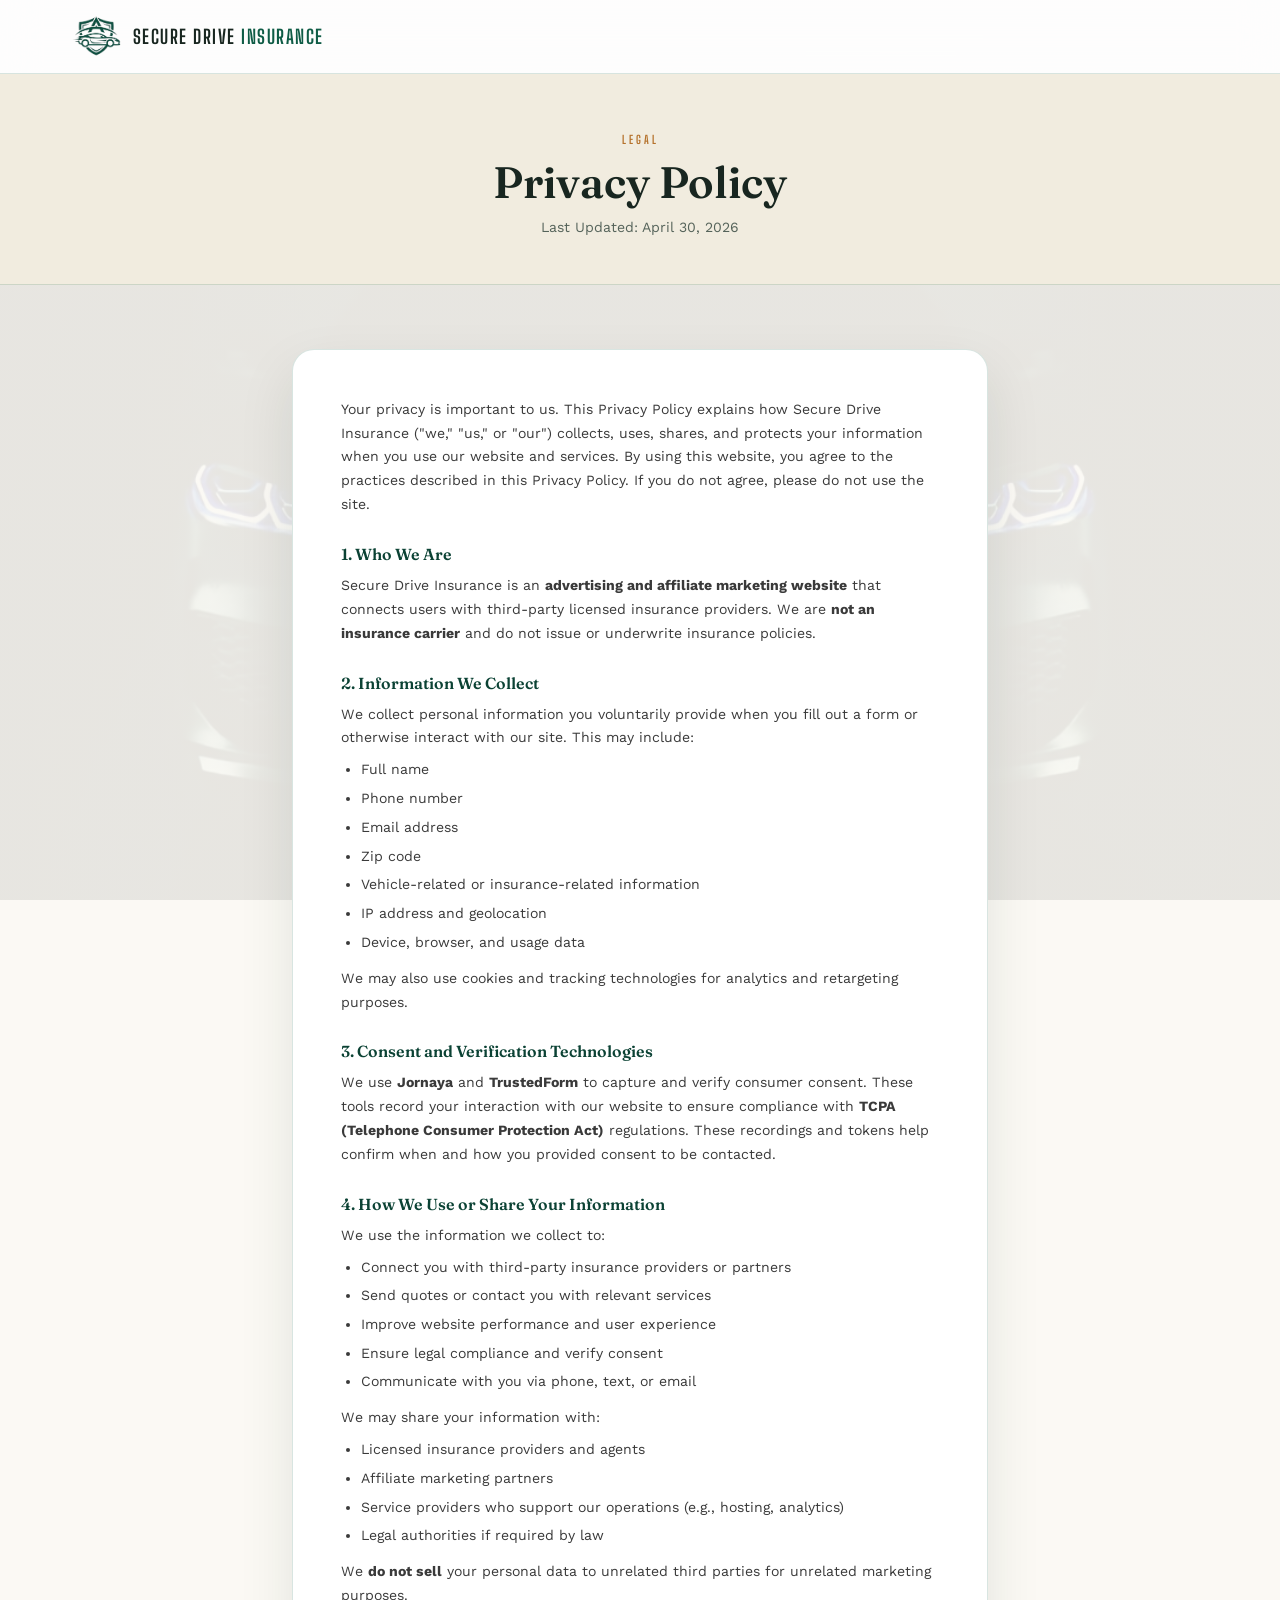
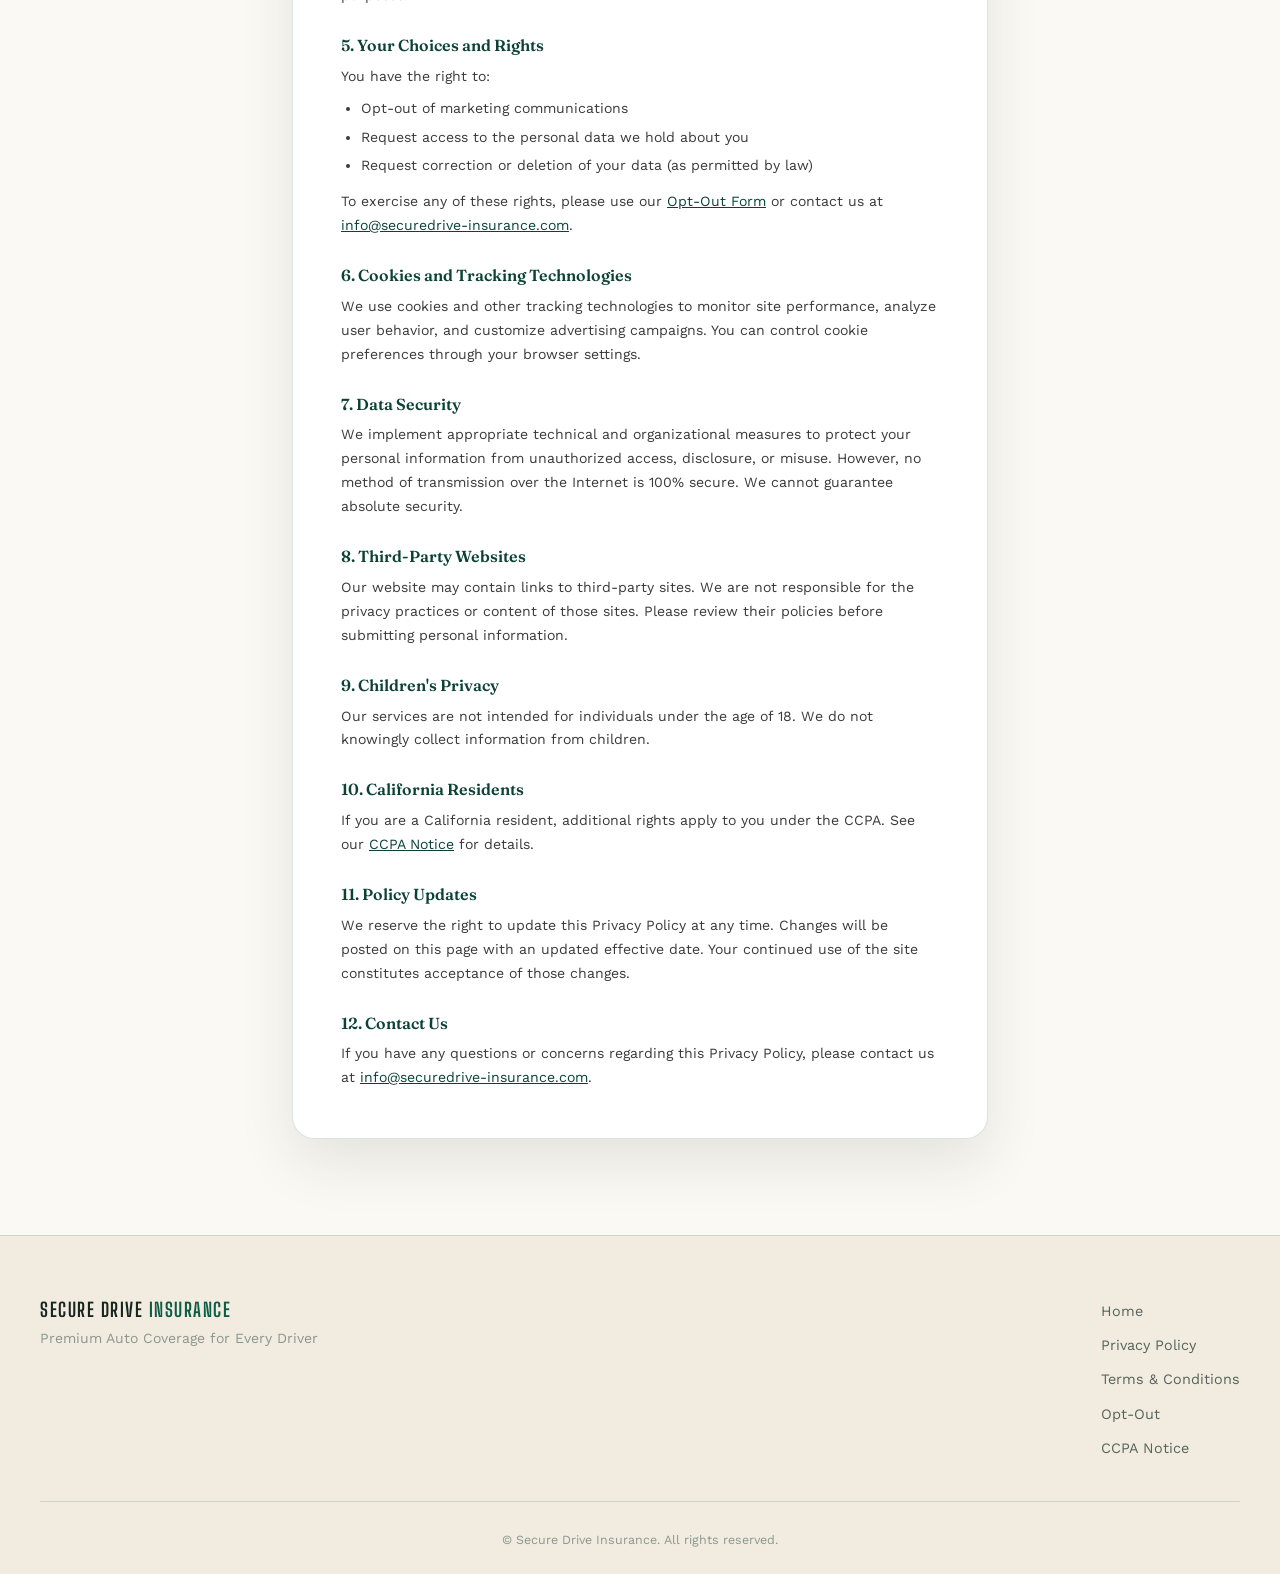
<file: privacy/index.html>
<!DOCTYPE html>
<html lang="en">
    <head>
        <meta charset="UTF-8" />
        <meta name="viewport" content="width=device-width, initial-scale=1.0" />
        <meta name="robots" content="noindex, follow" />
        <meta property="og:title" content="Privacy Policy | Secure Drive Insurance" />
        <meta property="og:url" content="https://securedrive-insurance.com/privacy" />
        <title>Privacy Policy | Secure Drive Insurance</title>
        <link rel="icon" type="image/png" href="/images/logo.png" />
        <link rel="preconnect" href="https://fonts.googleapis.com" />
        <link rel="preconnect" href="https://fonts.gstatic.com" crossorigin />
        <link href="https://fonts.googleapis.com/css2?family=Fraunces:ital,opsz,wght@0,9..144,400;0,9..144,600;0,9..144,700;1,9..144,500&family=Big+Shoulders+Display:wght@600;700;800&family=Work+Sans:wght@300;400;500;600;700&display=swap" rel="stylesheet" />
        <link rel="stylesheet" href="/style.css" />
    </head>
    <body>

        <nav class="navbar">
            <div class="nav-inner">
                <div class="nav-brand">
                    <a href="/" style="display:flex; align-items:center; gap:12px; text-decoration:none;">
                        <img src="/images/logo.png" alt="SecureDrive Logo" class="nav-logo-img" />
                        <div class="logo">SECURE DRIVE<span> INSURANCE</span></div>
                    </a>
                </div>
            </div>
        </nav>

        <main>

            <section class="legal-hero">
                <div class="section-label">Legal</div>
                <h1>Privacy Policy</h1>
                <p>Last Updated: April 30, 2026</p>
            </section>

            <section class="legal-page-section">
                <div class="legal-card">
                    <p>Your privacy is important to us. This Privacy Policy explains how Secure Drive Insurance ("we," "us," or "our") collects, uses, shares, and protects your information when you use our website and services. By using this website, you agree to the practices described in this Privacy Policy. If you do not agree, please do not use the site.</p>

                    <h3>1. Who We Are</h3>
                    <p>Secure Drive Insurance is an <strong>advertising and affiliate marketing website</strong> that connects users with third-party licensed insurance providers. We are <strong>not an insurance carrier</strong> and do not issue or underwrite insurance policies.</p>

                    <h3>2. Information We Collect</h3>
                    <p>We collect personal information you voluntarily provide when you fill out a form or otherwise interact with our site. This may include:</p>
                    <ul>
                        <li>Full name</li>
                        <li>Phone number</li>
                        <li>Email address</li>
                        <li>Zip code</li>
                        <li>Vehicle-related or insurance-related information</li>
                        <li>IP address and geolocation</li>
                        <li>Device, browser, and usage data</li>
                    </ul>
                    <p>We may also use cookies and tracking technologies for analytics and retargeting purposes.</p>

                    <h3>3. Consent and Verification Technologies</h3>
                    <p>We use <strong>Jornaya</strong> and <strong>TrustedForm</strong> to capture and verify consumer consent. These tools record your interaction with our website to ensure compliance with <strong>TCPA (Telephone Consumer Protection Act)</strong> regulations. These recordings and tokens help confirm when and how you provided consent to be contacted.</p>

                    <h3>4. How We Use or Share Your Information</h3>
                    <p>We use the information we collect to:</p>
                    <ul>
                        <li>Connect you with third-party insurance providers or partners</li>
                        <li>Send quotes or contact you with relevant services</li>
                        <li>Improve website performance and user experience</li>
                        <li>Ensure legal compliance and verify consent</li>
                        <li>Communicate with you via phone, text, or email</li>
                    </ul>
                    <p>We may share your information with:</p>
                    <ul>
                        <li>Licensed insurance providers and agents</li>
                        <li>Affiliate marketing partners</li>
                        <li>Service providers who support our operations (e.g., hosting, analytics)</li>
                        <li>Legal authorities if required by law</li>
                    </ul>
                    <p>We <strong>do not sell</strong> your personal data to unrelated third parties for unrelated marketing purposes.</p>

                    <h3>5. Your Choices and Rights</h3>
                    <p>You have the right to:</p>
                    <ul>
                        <li>Opt-out of marketing communications</li>
                        <li>Request access to the personal data we hold about you</li>
                        <li>Request correction or deletion of your data (as permitted by law)</li>
                    </ul>
                    <p>To exercise any of these rights, please use our <a href="#optout">Opt-Out Form</a> or contact us at <a href="mailto:info@securedrive-insurance.com">info@securedrive-insurance.com</a>.</p>

                    <h3>6. Cookies and Tracking Technologies</h3>
                    <p>We use cookies and other tracking technologies to monitor site performance, analyze user behavior, and customize advertising campaigns. You can control cookie preferences through your browser settings.</p>

                    <h3>7. Data Security</h3>
                    <p>We implement appropriate technical and organizational measures to protect your personal information from unauthorized access, disclosure, or misuse. However, no method of transmission over the Internet is 100% secure. We cannot guarantee absolute security.</p>

                    <h3>8. Third-Party Websites</h3>
                    <p>Our website may contain links to third-party sites. We are not responsible for the privacy practices or content of those sites. Please review their policies before submitting personal information.</p>

                    <h3>9. Children's Privacy</h3>
                    <p>Our services are not intended for individuals under the age of 18. We do not knowingly collect information from children.</p>

                    <h3>10. California Residents</h3>
                    <p>If you are a California resident, additional rights apply to you under the CCPA. See our <a href="#ccpa">CCPA Notice</a> for details.</p>

                    <h3>11. Policy Updates</h3>
                    <p>We reserve the right to update this Privacy Policy at any time. Changes will be posted on this page with an updated effective date. Your continued use of the site constitutes acceptance of those changes.</p>

                    <h3>12. Contact Us</h3>
                    <p>If you have any questions or concerns regarding this Privacy Policy, please contact us at <a href="mailto:info@securedrive-insurance.com">info@securedrive-insurance.com</a>.</p>
                </div>
            </section>

        </main>

        <footer class="main-footer">
            <div class="footer-container">
                <div class="footer-brand">
                    <div class="logo">SECURE DRIVE<span> INSURANCE</span></div>
                    <p>Premium Auto Coverage for Every Driver</p>
                </div>
                <div class="footer-links">
                    <a href="/#Home">Home</a>
                    <a href="/privacy">Privacy Policy</a>
                    <a href="/terms">Terms &amp; Conditions</a>
                    <a href="#optout">Opt-Out</a>
                    <a href="#ccpa">CCPA Notice</a>
                </div>
            </div>
            <div class="footer-bottom">
                <p>&copy; Secure Drive Insurance. All rights reserved. </p>
            </div>
        </footer>

        <div id="legalModal" class="modal">
            <div class="modal-content">
                <span class="close-btn">&times;</span>
                <div id="modalBody"></div>
            </div>
        </div>

        <script src="/script.js"></script>
    </body>
</html>
</file>
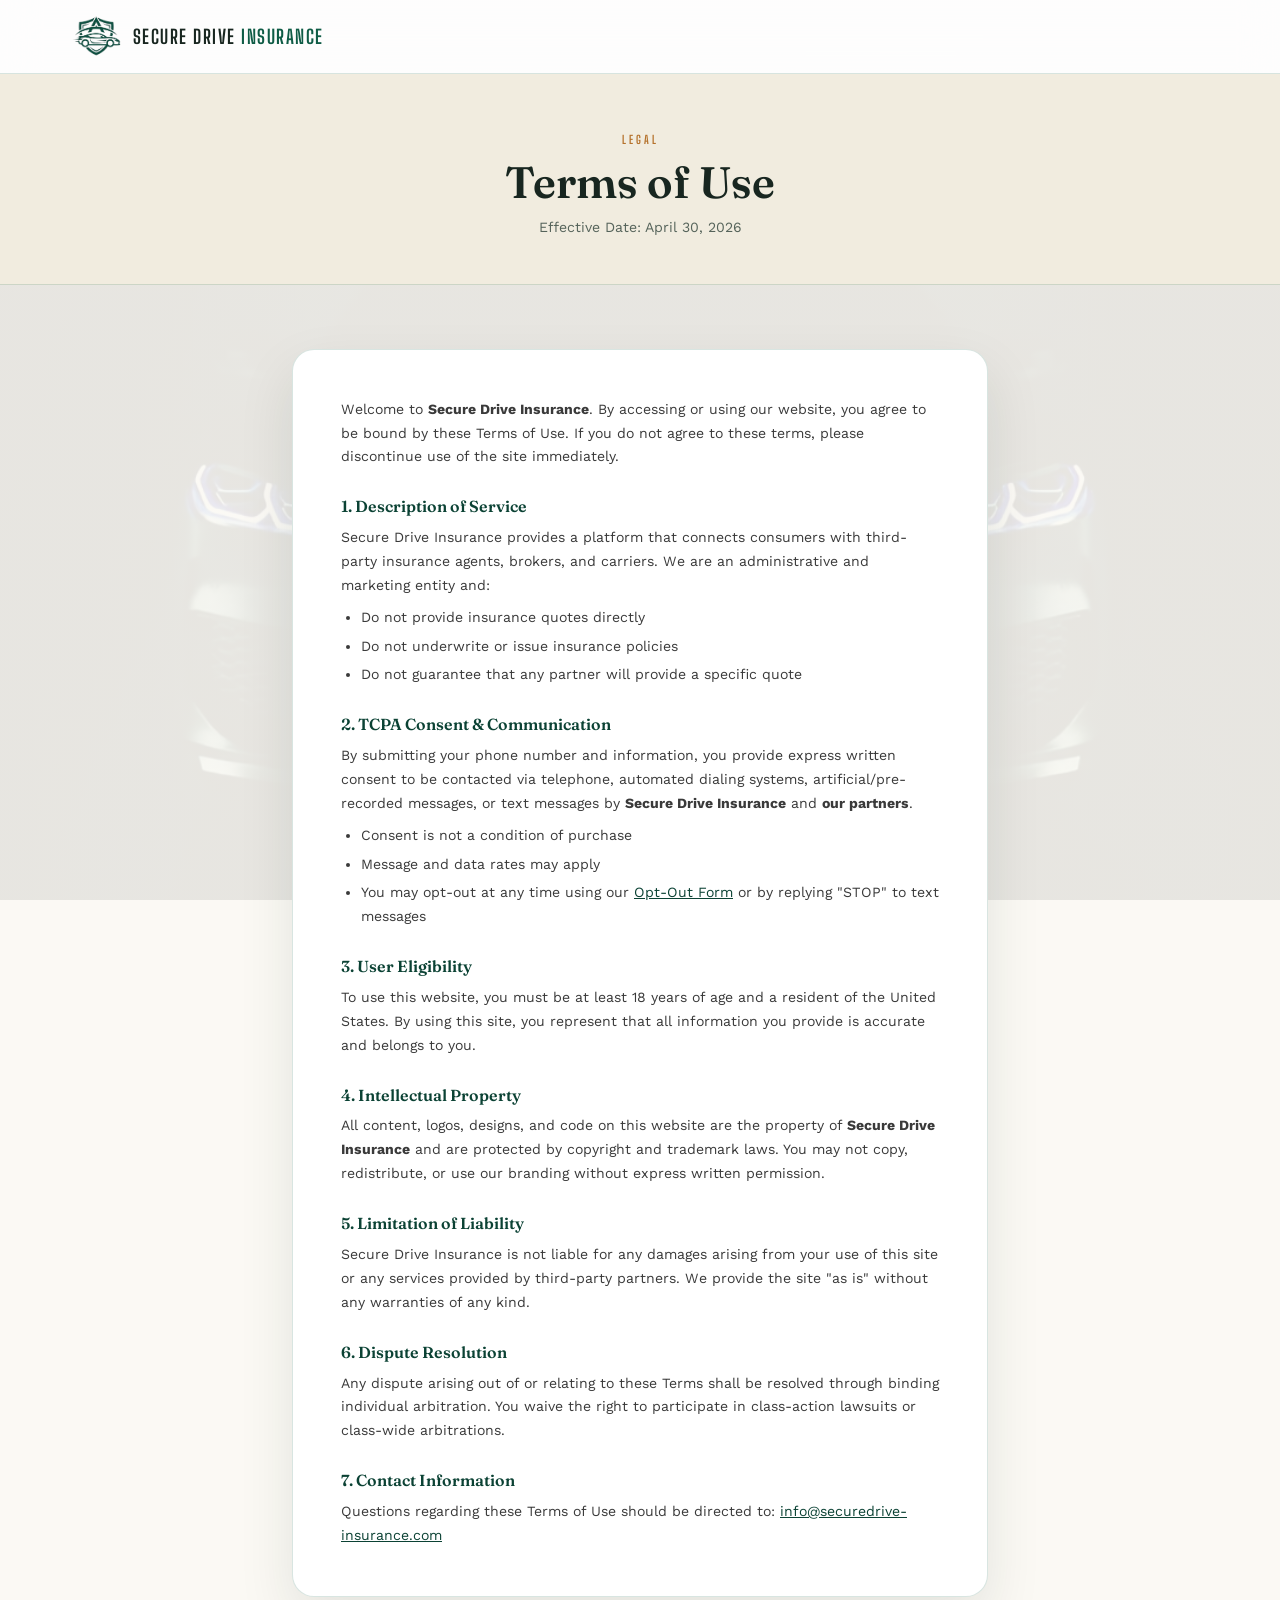
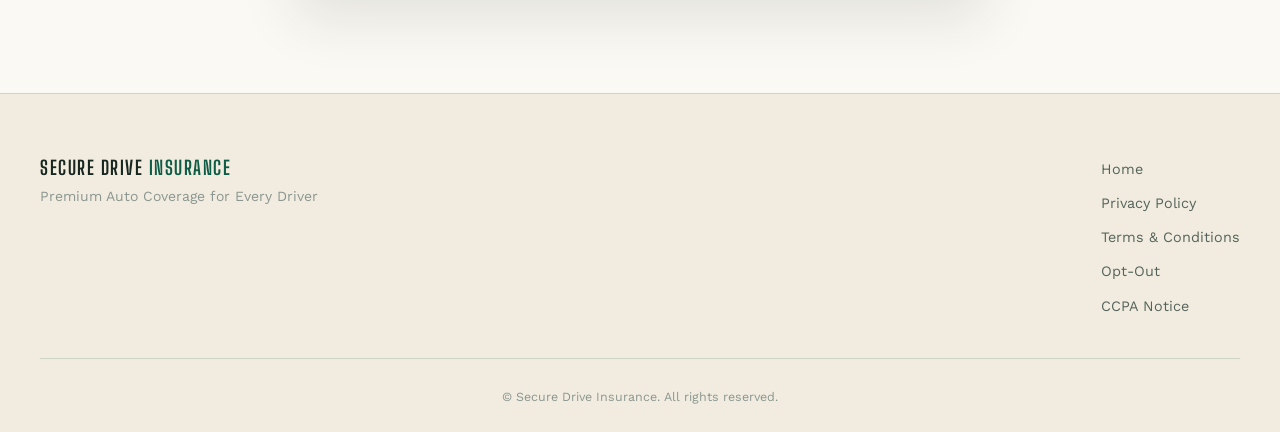
<file: terms/index.html>
<!DOCTYPE html>
<html lang="en">
    <head>
        <meta charset="UTF-8" />
        <meta name="viewport" content="width=device-width, initial-scale=1.0" />
        <meta name="robots" content="noindex, follow" />
        <meta property="og:title" content="Terms of Use | Secure Drive Insurance" />
        <meta property="og:url" content="https://securedrive-insurance.com/terms" />
        <title>Terms of Use | Secure Drive Insurance</title>
        <link rel="icon" type="image/png" href="/images/logo.png" />
        <link rel="preconnect" href="https://fonts.googleapis.com" />
        <link rel="preconnect" href="https://fonts.gstatic.com" crossorigin />
        <link href="https://fonts.googleapis.com/css2?family=Fraunces:ital,opsz,wght@0,9..144,400;0,9..144,600;0,9..144,700;1,9..144,500&family=Big+Shoulders+Display:wght@600;700;800&family=Work+Sans:wght@300;400;500;600;700&display=swap" rel="stylesheet" />
        <link rel="stylesheet" href="/style.css" />
    </head>
    <body>

        <nav class="navbar">
            <div class="nav-inner">
                <div class="nav-brand">
                    <a href="/" style="display:flex; align-items:center; gap:12px; text-decoration:none;">
                        <img src="/images/logo.png" alt="SecureDrive Logo" class="nav-logo-img" />
                        <div class="logo">SECURE DRIVE<span> INSURANCE</span></div>
                    </a>
                </div>
            </div>
        </nav>

        <main>

            <section class="legal-hero">
                <div class="section-label">Legal</div>
                <h1>Terms of Use</h1>
                <p>Effective Date: April 30, 2026</p>
            </section>

            <section class="legal-page-section">
                <div class="legal-card">
                    <p>Welcome to <strong>Secure Drive Insurance</strong>. By accessing or using our website, you agree to be bound by these Terms of Use. If you do not agree to these terms, please discontinue use of the site immediately.</p>

                    <h3>1. Description of Service</h3>
                    <p>Secure Drive Insurance provides a platform that connects consumers with third-party insurance agents, brokers, and carriers. We are an administrative and marketing entity and:</p>
                    <ul>
                        <li>Do not provide insurance quotes directly</li>
                        <li>Do not underwrite or issue insurance policies</li>
                        <li>Do not guarantee that any partner will provide a specific quote</li>
                    </ul>

                    <h3>2. TCPA Consent &amp; Communication</h3>
                    <p>By submitting your phone number and information, you provide express written consent to be contacted via telephone, automated dialing systems, artificial/pre-recorded messages, or text messages by <strong>Secure Drive Insurance</strong> and <strong>our partners</strong>.</p>
                    <ul>
                        <li>Consent is not a condition of purchase</li>
                        <li>Message and data rates may apply</li>
                        <li>You may opt-out at any time using our <a href="#optout">Opt-Out Form</a> or by replying "STOP" to text messages</li>
                    </ul>

                    <h3>3. User Eligibility</h3>
                    <p>To use this website, you must be at least 18 years of age and a resident of the United States. By using this site, you represent that all information you provide is accurate and belongs to you.</p>

                    <h3>4. Intellectual Property</h3>
                    <p>All content, logos, designs, and code on this website are the property of <strong>Secure Drive Insurance</strong> and are protected by copyright and trademark laws. You may not copy, redistribute, or use our branding without express written permission.</p>

                    <h3>5. Limitation of Liability</h3>
                    <p>Secure Drive Insurance is not liable for any damages arising from your use of this site or any services provided by third-party partners. We provide the site "as is" without any warranties of any kind.</p>

                    <h3>6. Dispute Resolution</h3>
                    <p>Any dispute arising out of or relating to these Terms shall be resolved through binding individual arbitration. You waive the right to participate in class-action lawsuits or class-wide arbitrations.</p>

                    <h3>7. Contact Information</h3>
                    <p>Questions regarding these Terms of Use should be directed to: <a href="mailto:info@securedrive-insurance.com">info@securedrive-insurance.com</a></p>
                </div>
            </section>

        </main>

        <footer class="main-footer">
            <div class="footer-container">
                <div class="footer-brand">
                    <div class="logo">SECURE DRIVE<span> INSURANCE</span></div>
                    <p>Premium Auto Coverage for Every Driver</p>
                </div>
                <div class="footer-links">
                    <a href="/#Home">Home</a>
                    <a href="/privacy">Privacy Policy</a>
                    <a href="/terms">Terms &amp; Conditions</a>
                    <a href="#optout">Opt-Out</a>
                    <a href="#ccpa">CCPA Notice</a>
                </div>
            </div>
            <div class="footer-bottom">
                <p>&copy; Secure Drive Insurance. All rights reserved. </p>
            </div>
        </footer>

        <div id="legalModal" class="modal">
            <div class="modal-content">
                <span class="close-btn">&times;</span>
                <div id="modalBody"></div>
            </div>
        </div>

        <script src="/script.js"></script>
    </body>
</html>
</file>
<file: style.css>
:root {
    --primary:       #0F5C46;
    --primary-dark:  #0B4234;
    --primary-tint:  #E4EFE9;
    --route:         #B5722C;
    --route-tint:    #F3E4D2;
    --bg:            #FBF9F4;
    --bg-alt:        #F1ECDF;
    --panel:         #FFFFFF;
    --ink:           #182620;
    --muted:         #55635A;
    --dim:           #8B9690;
    --border:        rgba(15, 92, 70, 0.16);
    --radius-sm:     6px;
    --radius-md:     14px;
    --radius-lg:     22px;
    --font-display:  'Fraunces', Georgia, serif;
    --font-body:     'Work Sans', -apple-system, BlinkMacSystemFont, 'Segoe UI', sans-serif;
    --font-mark:     'Big Shoulders Display', 'Work Sans', sans-serif;
    --transition:    all 0.3s ease;
}

/* ── RESET ───────────────────────────────────── */
*, *::before, *::after {
    margin: 0;
    padding: 0;
    box-sizing: border-box;
}

html { scroll-behavior: smooth; }

body {
    background-color: var(--bg);
    background-image:
        linear-gradient(rgba(251, 249, 244, 0.92), rgba(251, 249, 244, 0.92)),
        url('images/image.png');
    background-attachment: fixed;
    background-size: cover;
    background-position: center;
    color: var(--ink);
    font-family: var(--font-body);
    font-weight: 400;
    line-height: 1.65;
    overflow-x: hidden;
    min-height: 100vh;
}

/* ── NAVBAR ──────────────────────────────────── */
.navbar {
    position: sticky;
    top: 0;
    z-index: 200;
    background: rgba(255, 255, 255, 0.92);
    backdrop-filter: blur(18px);
    -webkit-backdrop-filter: blur(18px);
    border-bottom: 1px solid var(--border);
}

.nav-inner {
    max-width: 1200px;
    margin: 0 auto;
    padding: 0.9rem 2rem;
    display: flex;
    align-items: center;
    justify-content: space-between;
    gap: 1rem;
}

.nav-brand {
    display: flex;
    align-items: center;
    gap: 12px;
}

.nav-logo-img {
    height: 44px;
    width: auto;
    display: block;
}

.logo {
    font-family: var(--font-mark);
    font-size: 1.2rem;
    font-weight: 700;
    letter-spacing: 1.5px;
    text-transform: uppercase;
    color: var(--ink);
    line-height: 1;
}

.logo span { color: var(--primary); }

.nav-phone {
    font-size: 0.88rem;
    font-weight: 700;
    color: var(--primary-dark);
    text-decoration: none;
    letter-spacing: 0.5px;
    transition: var(--transition);
    white-space: nowrap;
}

.nav-phone:hover { color: var(--primary); }

/* ── HERO ────────────────────────────────────── */
.hero {
    position: relative;
    min-height: 100vh;
    display: flex;
    align-items: center;
}

.hero-overlay {
    position: absolute;
    inset: 0;
    background: radial-gradient(ellipse at 65% 50%, rgba(15, 92, 70, 0.06) 0%, transparent 60%);
    pointer-events: none;
}

.hero-inner {
    max-width: 1200px;
    width: 100%;
    margin: 0 auto;
    padding: 5rem 2rem 4rem;
    display: flex;
    align-items: center;
    gap: 4rem;
    position: relative;
    z-index: 2;
    flex-wrap: wrap;
}

/* Hero Left */
.hero-left {
    flex: 1.1;
    min-width: 300px;
    animation: fadeUp 0.8s ease both;
}

.badge {
    display: inline-flex;
    align-items: baseline;
    gap: 10px;
    border-bottom: 2px dashed var(--route);
    padding-bottom: 8px;
    margin-bottom: 2rem;
}

.badge-num {
    font-family: var(--font-mark);
    font-size: 1.15rem;
    font-weight: 700;
    color: var(--primary-dark);
    letter-spacing: 0.5px;
}

.badge-label {
    font-size: 0.72rem;
    letter-spacing: 2px;
    text-transform: uppercase;
    color: var(--muted);
    font-weight: 600;
}

.hero-title {
    font-family: var(--font-display);
    font-optical-sizing: auto;
    font-size: clamp(2.6rem, 5vw, 3.9rem);
    font-weight: 600;
    font-style: normal;
    line-height: 1.06;
    letter-spacing: -0.5px;
    margin-bottom: 1.25rem;
    color: var(--ink);
}

.hero-title span {
    color: var(--primary);
    font-style: italic;
    font-weight: 500;
}

.hero-sub {
    font-size: 1rem;
    color: var(--muted);
    max-width: 480px;
    margin-bottom: 2.5rem;
    line-height: 1.75;
}

/* Hero Buttons */
.hero-buttons {
    display: flex;
    align-items: center;
    justify-content: flex-start;
    gap: 1rem;
    flex-wrap: wrap;
}

.btn-call,
.btn-quote {
    display: inline-flex;
    align-items: center;
    justify-content: center;
    gap: 8px;
    padding: 14px 26px;
    border-radius: var(--radius-sm);
    font-family: var(--font-body);
    font-weight: 700;
    font-size: 0.88rem;
    letter-spacing: 0.5px;
    text-decoration: none;
    transition: var(--transition);
    white-space: nowrap;
}

.btn-call {
    background: var(--primary);
    color: #ffffff;
}

.btn-call:hover {
    background: var(--primary-dark);
    transform: translateY(-2px);
    box-shadow: 0 8px 24px rgba(15, 92, 70, 0.28);
}

.btn-quote {
    background: transparent;
    border: 1px solid var(--primary);
    color: var(--primary-dark);
}

.btn-quote:hover {
    background: var(--primary-tint);
    transform: translateY(-2px);
}

.btn-quote .btn-arrow {
    font-size: 1.05rem;
    transition: transform 0.3s;
}

.btn-quote:hover .btn-arrow {
    transform: translateX(4px);
}

/* Hero Right — Form,*/
.hero-right {
    flex: 0 0 380px;
    max-width: 100%;
    animation: fadeUp 0.8s 0.12s ease both;
}

.form-container {
    background: var(--panel);
    border: 1px solid var(--border);
    border-radius: var(--radius-lg);
    overflow: hidden;
    box-shadow: 0 28px 60px rgba(15, 40, 30, 0.15), 0 3px 10px rgba(15, 40, 30, 0.06);
    position: relative;
}

.form-container::before {
    content: '';
    position: absolute;
    top: 0; left: 0; right: 0;
    height: 4px;
    background-image: radial-gradient(circle, var(--bg) 2px, transparent 2.5px);
    background-size: 14px 4px;
    background-repeat: repeat-x;
    background-position: center;
    background-color: var(--primary);
    z-index: 3;
}

.form-header {
    background: linear-gradient(135deg, var(--primary-tint) 0%, rgba(228, 239, 233, 0.2) 100%);
    border-bottom: 1px solid var(--border);
    padding: 1.6rem 1.75rem 1.25rem;
}

.form-eyebrow {
    font-family: var(--font-mark);
    font-size: 0.68rem;
    letter-spacing: 3px;
    text-transform: uppercase;
    color: var(--primary-dark);
    margin-bottom: 5px;
    font-weight: 600;
}

h3 {
    font-family: var(--font-display);
    font-size: 1.5rem;
    font-weight: 600;
    color: var(--ink);
    text-align: left;
}

form { padding: 1.5rem 1.75rem 1.75rem; }

label {
    display: block;
    font-family: var(--font-mark);
    font-size: 0.72rem;
    letter-spacing: 1.5px;
    text-transform: uppercase;
    color: var(--muted);
    margin-bottom: 5px;
    font-weight: 600;
}

.input-group { margin-bottom: 1rem; }

.input-row {
    display: grid;
    grid-template-columns: 1fr 1fr;
    gap: 0.75rem;
}

input, select {
    width: 100%;
    padding: 13px 15px;
    background: #F7F5EE;
    border: 1px solid var(--border);
    border-radius: var(--radius-sm);
    font-size: 0.9rem;
    font-family: var(--font-body);
    color: var(--ink);
    transition: var(--transition);
    outline: none;
    appearance: none;
    -webkit-appearance: none;
}

input::placeholder { color: rgba(24, 38, 32, 0.4); }
select:not(:invalid) { color: var(--ink); }
select option { background: #ffffff; color: var(--ink); }

input:focus, select:focus {
    border-color: var(--primary);
    background: var(--primary-tint);
    color: var(--ink);
}

input:focus:invalid {
    border-color: #c0392b;
    background: rgba(192, 57, 43, 0.06);
}

input:focus:valid {
    border-color: var(--primary);
}

.submit-btn {
    width: 100%;
    padding: 15px;
    background: var(--primary);
    color: #ffffff;
    border: none;
    border-radius: var(--radius-sm);
    font-family: var(--font-body);
    font-weight: 700;
    font-size: 0.9rem;
    letter-spacing: 1px;
    text-transform: uppercase;
    cursor: pointer;
    transition: var(--transition);
    display: flex;
    align-items: center;
    justify-content: center;
    gap: 10px;
    margin-top: 0.5rem;
    margin-bottom: 1rem;
}

.submit-btn:hover {
    background: var(--primary-dark);
    transform: translateY(-2px);
    box-shadow: 0 8px 24px rgba(15, 92, 70, 0.28);
}

.submit-btn:active { transform: translateY(0); }

.btn-arrow { font-size: 1.1rem; transition: transform 0.3s; }
.submit-btn:hover .btn-arrow { transform: translateX(4px); }

.disclaimer-container {
    display: flex;
    align-items: flex-start;
    gap: 8px;
}

#consent {
    width: 13px !important;
    height: 13px !important;
    flex-shrink: 0;
    margin-top: 3px;
    cursor: pointer;
    appearance: auto !important;
    -webkit-appearance: auto !important;
    accent-color: var(--primary);
}

.tcpa-disclosure {
    font-size: 10.5px;
    line-height: 1.5;
    color: var(--muted);
    margin: 0;
}

.tcpa-disclosure a {
    color: var(--primary-dark);
    text-decoration: underline;
    font-weight: 600;
}

.partners-link {
    color: var(--primary-dark);
    font-weight: 700;
    text-decoration: underline;
}

.partners-link:hover { color: var(--primary); }

/* ── TRUST BAR ───────────────────────────────── */
.trust-bar {
    background: var(--bg-alt);
    border-bottom: 1px solid var(--border);
    padding: 0.85rem 2rem;
}

.trust-inner {
    max-width: 1200px;
    margin: 0 auto;
    text-align: center;
}

.trust-inner p {
    font-family: var(--font-mark);
    font-size: 0.82rem;
    letter-spacing: 0.5px;
    color: var(--muted);
    font-weight: 500;
}

.trust-inner strong {
    color: var(--primary-dark);
    font-weight: 700;
}

/* ── SHARED SECTION STYLES ───────────────────── */
.section-inner {
    max-width: 1200px;
    margin: 0 auto;
    padding: 6rem 2rem;
}

.section-label {
    font-family: var(--font-mark);
    font-size: 0.72rem;
    letter-spacing: 3px;
    text-transform: uppercase;
    color: var(--route);
    font-weight: 700;
    margin-bottom: 0.75rem;
    text-align: center;
}

.section-title {
    font-family: var(--font-display);
    font-size: clamp(1.9rem, 3.5vw, 2.75rem);
    font-weight: 600;
    color: var(--ink);
    line-height: 1.1;
    margin-bottom: 0.5rem;
    text-align: center;
}

/* ── HOW IT WORKS — */
.how-it-works {
    background: var(--bg-alt);
    border-top: 1px solid var(--border);
    border-bottom: 1px solid var(--border);
}

.steps-grid {
    display: flex;
    align-items: stretch;
    justify-content: center;
    gap: 0;
    margin-top: 3.5rem;
    flex-wrap: wrap;
}

.step {
    flex: 1;
    min-width: 200px;
    max-width: 300px;
    padding: 2.5rem 1.75rem 2rem;
    background: var(--panel);
    border: 1px solid var(--border);
    border-radius: var(--radius-md);
    transition: var(--transition);
    text-align: left;
    position: relative;
}

.step:hover {
    border-color: rgba(15, 92, 70, 0.35);
    background: var(--primary-tint);
    transform: translateY(-4px);
}

.step-num {
    display: inline-flex;
    align-items: center;
    gap: 5px;
    font-family: var(--font-mark);
    font-size: 0.85rem;
    font-weight: 700;
    letter-spacing: 1px;
    color: var(--route);
    border: 1.5px solid var(--route);
    background: var(--route-tint);
    padding: 3px 10px 2px;
    border-radius: 3px;
    margin-bottom: 1.1rem;
}

.step-num::before {
    content: 'MI';
    font-size: 0.6rem;
    opacity: 0.7;
}

.step h4 {
    font-family: var(--font-display);
    font-size: 1.2rem;
    color: var(--ink);
    margin-bottom: 0.5rem;
    font-weight: 600;
}

.step p { color: var(--muted); font-size: 0.875rem; line-height: 1.65; }

.step-connector {
    width: 40px;
    height: 0;
    border-top: 2px dashed var(--border);
    flex-shrink: 0;
    align-self: center;
    margin: 0 -1px;
}

/* ── WHY CHOOSE US ───────────────────────────── */
.why-choose-us {
    max-width: 1200px;
    margin: 0 auto;
    padding: 6rem 2rem;
}

.why-inner {
    display: grid;
    grid-template-columns: 1fr 1fr;
    gap: 5rem;
    align-items: center;
}

.why-image-col { position: relative; }

.why-image {
    width: 100%;
    height: 480px;
    object-fit: cover;
    border-radius: var(--radius-lg);
    display: block;
    filter: saturate(1.02) brightness(1.02);
}

.why-badge {
    position: absolute;
    top: 1.5rem;
    left: -1.25rem;
    background: var(--panel);
    border: 1px solid var(--border);
    color: var(--ink);
    border-radius: var(--radius-sm);
    padding: 0.85rem 1.1rem;
    box-shadow: 0 14px 30px rgba(15, 40, 30, 0.18);
    transform: rotate(-3deg);
    display: flex;
    flex-direction: column;
    min-width: 132px;
}

.why-badge-num {
    font-family: var(--font-display);
    font-size: 1.5rem;
    font-weight: 700;
    line-height: 1;
    color: var(--primary-dark);
}

.why-badge-label {
    font-family: var(--font-mark);
    font-size: 0.62rem;
    letter-spacing: 0.5px;
    color: var(--muted);
    text-transform: uppercase;
    font-weight: 600;
    margin-top: 4px;
}

.section-tag {
    display: flex;
    align-items: center;
    gap: 10px;
    margin-bottom: 0.75rem;
}

.section-tag .line {
    width: 32px;
    height: 2px;
    background: var(--route);
    flex-shrink: 0;
}

.section-tag .tag-text {
    font-family: var(--font-mark);
    color: var(--route);
    font-weight: 700;
    font-size: 0.78rem;
    letter-spacing: 2px;
    text-transform: uppercase;
}

.why-heading {
    font-family: var(--font-display);
    font-size: clamp(2rem, 3.5vw, 2.5rem);
    font-weight: 600;
    color: var(--ink);
    line-height: 1.1;
    margin-bottom: 1rem;
}

.why-body {
    color: var(--muted);
    line-height: 1.75;
    margin-bottom: 1.5rem;
    font-size: 0.95rem;
}

.why-list {
    list-style: none;
    margin-bottom: 2rem;
}

.why-list li {
    display: flex;
    align-items: flex-start;
    gap: 10px;
    margin-bottom: 0.65rem;
    font-size: 0.9rem;
    color: var(--muted);
    line-height: 1.5;
}

.check {
    color: var(--primary);
    font-weight: 700;
    flex-shrink: 0;
    margin-top: 1px;
}

.read-more-btn {
    display: inline-block;
    padding: 11px 28px;
    border: 1px solid var(--primary);
    color: var(--primary-dark);
    text-decoration: none;
    border-radius: var(--radius-sm);
    font-size: 0.85rem;
    font-weight: 700;
    letter-spacing: 0.5px;
    transition: var(--transition);
}

.read-more-btn:hover {
    background: var(--primary);
    color: #ffffff;
    transform: translateY(-2px);
}

/* ── COVERAGE SECTION ────────────────────────── */
.coverage-section {
    background: var(--bg-alt);
    border-top: 1px solid var(--border);
    border-bottom: 1px solid var(--border);
}

.coverage-intro-row {
    display: flex;
    align-items: flex-end;
    justify-content: space-between;
    gap: 2rem;
    flex-wrap: wrap;
    margin-bottom: 3rem;
}

.coverage-intro-row .section-label,
.coverage-intro-row .section-title {
    text-align: left;
    margin-bottom: 0;
}

.coverage-intro-row p {
    color: var(--muted);
    font-size: 0.9rem;
    max-width: 320px;
    line-height: 1.6;
}

.coverage-grid {
    display: grid;
    grid-template-columns: repeat(3, 1fr);
    gap: 1.25rem;
}

.coverage-card {
    background: var(--panel);
    border: 1px solid var(--border);
    border-radius: var(--radius-md);
    padding: 1.75rem 1.5rem;
    transition: var(--transition);
    position: relative;
    overflow: hidden;
}

.coverage-card::before {
    content: '';
    position: absolute;
    top: 0; left: 0;
    width: 3px; height: 100%;
    background: var(--route);
    opacity: 0;
    transition: opacity 0.3s;
}

.coverage-card:hover {
    border-color: rgba(15, 92, 70, 0.35);
    background: var(--primary-tint);
    transform: translateY(-4px);
}

.coverage-card:hover::before { opacity: 1; }

.cc-icon {
    width: 30px;
    height: 30px;
    margin-bottom: 0.9rem;
    color: var(--primary);
}

.cc-icon svg { width: 100%; height: 100%; display: block; }

.coverage-card h4 {
    font-family: var(--font-display);
    font-size: 1.05rem;
    color: var(--ink);
    margin-bottom: 0.4rem;
    font-weight: 600;
}

.coverage-card p { font-size: 0.855rem; color: var(--muted); line-height: 1.65; }

/* ── CTA BANNER ──────────────────────────────── */
.cta-banner {
    background:
        linear-gradient(135deg, var(--primary-tint) 0%, rgba(228, 239, 233, 0.15) 100%),
        var(--bg-alt);
    border-top: 1px solid rgba(15, 92, 70, 0.22);
    border-bottom: 1px solid rgba(15, 92, 70, 0.22);
}

.cta-banner-inner {
    max-width: 1200px;
    margin: 0 auto;
    padding: 4rem 2rem;
    display: flex;
    align-items: center;
    justify-content: space-between;
    gap: 2.5rem;
    flex-wrap: wrap;
}

.cta-banner-text h2 {
    font-family: var(--font-display);
    font-size: clamp(1.6rem, 3vw, 2.2rem);
    font-weight: 600;
    color: var(--ink);
    line-height: 1.15;
    margin-bottom: 0.5rem;
}

.cta-banner-text h2 span {
    color: var(--primary-dark);
    font-style: italic;
    font-weight: 500;
}

.cta-banner-text p { color: var(--muted); font-size: 0.9rem; max-width: 480px; }

.cta-banner-actions {
    display: flex;
    flex-direction: column;
    align-items: center;
    gap: 1rem;
    flex-shrink: 0;
}

.phone-number {
    font-size: 1.75rem;
    font-weight: 800;
    color: var(--primary-dark);
    letter-spacing: 0.5px;
    white-space: nowrap;
}

.btn-primary {
    display: inline-block;
    padding: 14px 30px;
    background: var(--primary);
    color: #ffffff;
    font-family: var(--font-body);
    font-weight: 700;
    font-size: 0.9rem;
    letter-spacing: 1px;
    text-transform: uppercase;
    text-decoration: none;
    border-radius: var(--radius-sm);
    transition: var(--transition);
    white-space: nowrap;
}

.btn-primary:hover {
    background: var(--primary-dark);
    transform: translateY(-2px);
    box-shadow: 0 8px 24px rgba(15, 92, 70, 0.28);
}

/* ── FOOTER ──────────────────────────────────── */
.main-footer {
    background: var(--bg-alt);
    padding: 4rem 2rem 1.5rem;
    border-top: 1px solid var(--border);
}

.footer-container {
    max-width: 1200px;
    margin: 0 auto;
    display: flex;
    justify-content: space-between;
    align-items: flex-start;
    flex-wrap: wrap;
    gap: 2.5rem;
    padding-bottom: 2.5rem;
    border-bottom: 1px solid var(--border);
}

.footer-brand .logo { margin-bottom: 0.5rem; }

.footer-brand p {
    color: var(--dim);
    font-size: 0.875rem;
    margin-top: 0.4rem;
}

.footer-links {
    display: flex;
    flex-direction: column;
    gap: 0.65rem;
}

.footer-links a {
    color: var(--muted);
    text-decoration: none;
    font-size: 0.9rem;
    transition: color 0.2s;
    width: fit-content;
}

.footer-links a:hover { color: var(--primary-dark); }

.footer-bottom {
    max-width: 1200px;
    margin: 1.75rem auto 0;
    text-align: center;
}

.footer-bottom p {
    color: var(--dim);
    font-size: 0.78rem;
    line-height: 1.65;
}

/* ── MODAL ───────────────────────────────────── */
body.modal-open {
    overflow: hidden;
}

body.modal-open main,
body.modal-open .navbar,
body.modal-open footer {
    filter: blur(8px);
    transition: filter 0.3s ease;
}

.modal {
    display: none;
    position: fixed;
    inset: 0;
    z-index: 1000;
    background: rgba(24, 38, 32, 0.55);
    align-items: center;
    justify-content: center;
    opacity: 0;
    transition: opacity 0.3s ease;
}

#legalModal {
    overflow-y: auto;
    scrollbar-width: none;
    -ms-overflow-style: none;
}
#legalModal::-webkit-scrollbar { display: none; }

.modal.active {
    display: flex;
    opacity: 1;
    pointer-events: auto;
}

.modal-content {
    background: #ffffff;
    color: #1d1d1f;
    padding: 3rem;
    border-radius: var(--radius-lg);
    width: 90%;
    max-width: 700px;
    max-height: 85vh;
    overflow-y: auto;
    position: relative;
    box-shadow: 0 30px 60px rgba(15, 40, 30, 0.28);
}

.modal-content h2, .legal-card h2 {
    font-family: var(--font-display);
    font-size: 1.75rem;
    font-weight: 600;
    color: #1d1d1f;
    margin-bottom: 0.5rem;
}

.modal-content h3, .legal-card h3 {
    font-family: var(--font-display);
    font-weight: 600;
    color: var(--primary-dark);
    margin: 1.5rem 0 0.4rem;
    text-align: left;
    font-size: 1rem;
}

.modal-content p, .modal-content li,
.legal-card p, .legal-card li {
    font-size: 0.88rem;
    color: #3a3a3a;
    line-height: 1.7;
}

.modal-content ul, .legal-card ul { padding-left: 1.25rem; margin: 0.5rem 0 0.75rem; }
.modal-content li, .legal-card li { margin-bottom: 0.3rem; }
.modal-content a, .legal-card a { color: var(--primary-dark); }

.modal-content::-webkit-scrollbar { width: 6px; }
.modal-content::-webkit-scrollbar-track { background: #f0f0f0; border-radius: 10px; }
.modal-content::-webkit-scrollbar-thumb { background: #ccc; border-radius: 10px; }

/* ── LEGAL PAGES (Privacy / Terms) ──── */
.legal-hero {
    background: var(--bg-alt);
    border-bottom: 1px solid var(--border);
    padding: 3.5rem 2rem 2.75rem;
    text-align: center;
}

.legal-hero .section-label { margin-bottom: 0.6rem; }

.legal-hero h1 {
    font-family: var(--font-display);
    font-size: clamp(2rem, 4vw, 2.75rem);
    font-weight: 600;
    color: var(--ink);
    line-height: 1.1;
}

.legal-hero p {
    color: var(--muted);
    font-size: 0.88rem;
    margin-top: 0.6rem;
}

.legal-page-section {
    max-width: 760px;
    margin: 0 auto;
    padding: 4rem 2rem 6rem;
}

.legal-card {
    background: var(--panel);
    border: 1px solid var(--border);
    border-radius: var(--radius-lg);
    padding: 3rem;
    box-shadow: 0 24px 56px rgba(15, 40, 30, 0.1);
}

.legal-card h2:first-child { margin-top: 0; }

@media (max-width: 600px) {
    .legal-card { padding: 2rem 1.5rem; }
}

.close-btn {
    position: absolute;
    top: 18px;
    right: 22px;
    font-size: 1.8rem;
    cursor: pointer;
    color: #aaa;
    line-height: 1;
    transition: color 0.2s;
}
.close-btn:hover { color: #1d1d1f; }

/* ── OPT-OUT FORM (inside modal) ─────────────── */
.optout-intro {
    background: var(--primary-tint);
    border: 1px solid var(--border);
    border-radius: var(--radius-sm);
    padding: 0.9rem 1.1rem;
    font-size: 0.85rem;
    color: var(--ink);
    margin: 1rem 0 1.5rem;
}

.optout-intro strong { color: var(--primary-dark); }

.optout-form .input-group {
    margin-bottom: 1rem;
}

.optout-form label {
    color: var(--muted);
}

.optout-form input {
    background: #F7F5EE;
}

.optout-submit-btn {
    width: 100%;
    padding: 14px;
    background: var(--primary);
    color: #ffffff;
    border: none;
    border-radius: var(--radius-sm);
    font-family: var(--font-body);
    font-weight: 700;
    font-size: 0.88rem;
    letter-spacing: 1px;
    text-transform: uppercase;
    cursor: pointer;
    transition: var(--transition);
    margin-top: 0.5rem;
}

.optout-submit-btn:hover {
    background: var(--primary-dark);
    transform: translateY(-2px);
    box-shadow: 0 8px 24px rgba(15, 92, 70, 0.28);
}

.optout-confirmation {
    display: none;
    background: var(--primary-tint);
    border: 1px solid rgba(15, 92, 70, 0.3);
    border-radius: var(--radius-sm);
    padding: 1rem 1.1rem;
    font-size: 0.85rem;
    color: var(--primary-dark);
    font-weight: 600;
    margin-top: 1rem;
}

.optout-confirmation.active { display: block; }

/* ── CCPA NOTICE (inside modal) ──────────────── */
.ccpa-badge {
    display: inline-block;
    background: var(--primary-tint);
    color: var(--primary-dark);
    font-size: 0.68rem;
    font-weight: 700;
    letter-spacing: 1.5px;
    text-transform: uppercase;
    padding: 5px 12px;
    border-radius: var(--radius-sm);
    margin-bottom: 0.75rem;
}

/* ── ANIMATIONS ──────────────────────────────── */
@keyframes fadeUp {
    from { opacity: 0; transform: translateY(22px); }
    to   { opacity: 1; transform: translateY(0); }
}

@media (prefers-reduced-motion: reduce) {
    * { animation-duration: 0.01ms !important; transition-duration: 0.01ms !important; }
}

/* ── RESPONSIVE ──────────────────────────────── */

/* Tablet */
@media (max-width: 1024px) {
    .hero-inner      { gap: 2.5rem; }
    .why-inner       { gap: 3rem; }
    .coverage-grid   { grid-template-columns: repeat(2, 1fr); }
    .hero-right      { flex: 0 0 350px; }
}

/* Mobile */
@media (max-width: 768px) {
    body { background-attachment: scroll; }

    .nav-phone { display: none; }

    .hero-inner {
        flex-direction: column;
        padding: 3rem 1.25rem 2.5rem;
        gap: 2rem;
        text-align: center;
    }

    .hero-left { text-align: center; }
    .badge    { margin: 0 auto 1.5rem; }
    .hero-sub { margin: 0 auto 2rem; }

    .hero-buttons {
        justify-content: center;
        width: 100%;
    }

    .hero-right { width: 100%; flex: unset; }
    .form-container { max-width: 100%; }

    .steps-grid {
        flex-direction: column;
        align-items: center;
        gap: 0.75rem;
    }

    .step { max-width: 100%; width: 100%; text-align: left; }

    .step-connector {
        width: 1px;
        height: 28px;
        border-top: none;
        border-left: 2px dashed var(--border);
        margin: 0 auto;
    }

    .why-choose-us { padding: 4rem 1.25rem; }

    .why-inner {
        grid-template-columns: 1fr;
        gap: 2.5rem;
    }

    .why-image { height: 280px; }
    .why-badge { left: 1rem; top: -1rem; transform: rotate(-2deg); }
    .why-text-col { text-align: center; }

    .section-tag { justify-content: center; }
    .why-list li { text-align: left; }

    .coverage-intro-row { flex-direction: column; align-items: flex-start; }
    .coverage-intro-row .section-label,
    .coverage-intro-row .section-title { text-align: left; }
    .coverage-grid { grid-template-columns: 1fr; }

    .cta-banner-inner {
        flex-direction: column;
        text-align: center;
    }

    .cta-banner-text p { margin: 0 auto; }

    .footer-container {
        flex-direction: column;
        text-align: center;
        align-items: center;
    }
    .footer-links { align-items: center; }

    .modal-content { padding: 2rem 1.25rem; }

    .input-row { grid-template-columns: 1fr; }
}

/* Small mobile */
@media (max-width: 480px) {
    .logo { font-size: 1rem; letter-spacing: 1px; }
    .nav-logo-img { height: 36px; }
    .hero-title { font-size: 2.2rem; }
    .submit-btn { font-size: 0.85rem; }
    .phone-number { font-size: 1.5rem; }
    .modal-content { width: 95%; padding: 1.5rem 1rem; }
    .section-inner { padding: 4rem 1.25rem; }

    .hero-buttons { flex-direction: column; }
    .btn-call, .btn-quote { width: 100%; }
}

/* =============================================
   CLICK-TO-CALL PANEL (used on /quotes)
   ============================================= */

.call-card-body {
    padding: 1.75rem;
    text-align: center;
}

.call-card-sub {
    color: var(--muted);
    font-size: 0.9rem;
    line-height: 1.65;
    margin-bottom: 1.5rem;
}

.call-card-number {
    display: block;
    font-family: var(--font-display);
    font-size: 2rem;
    font-weight: 700;
    color: var(--primary-dark);
    text-decoration: none;
    letter-spacing: 0.5px;
    margin-bottom: 1.25rem;
    transition: var(--transition);
}

.call-card-number:hover { color: var(--primary); }

.call-card-btn {
    text-decoration: none;
}

.call-card-list {
    list-style: none;
    text-align: left;
    margin-top: 1.5rem;
}

.call-card-list li {
    display: flex;
    align-items: flex-start;
    gap: 10px;
    margin-bottom: 0.6rem;
    font-size: 0.86rem;
    color: var(--muted);
    line-height: 1.5;
}

@media (max-width: 768px) {
    .call-card-number { font-size: 1.6rem; }
}

/* ── CLICK-TO-CALL — (page-specific) ───── */
.hero-right--call {
    flex: 0 0 460px;
}

.call-card-container {
    min-height: 460px;
    display: flex;
    flex-direction: column;
}

.hero-right--call .call-card-body {
    flex: 1;
    display: flex;
    flex-direction: column;
    justify-content: center;
    padding: 2.5rem 2.25rem;
}

.hero-right--call .call-card-sub {
    font-size: 1rem;
}

.hero-right--call .call-card-btn {
    padding: 20px;
    font-size: 1rem;
}

.hero-right--call .call-card-list li {
    font-size: 0.92rem;
}

@media (max-width: 768px) {
    .hero-right--call { flex: unset; width: 100%; }
    .call-card-container { min-height: unset; }
    .hero-right--call .call-card-body { padding: 1.75rem; }
}
</file>
